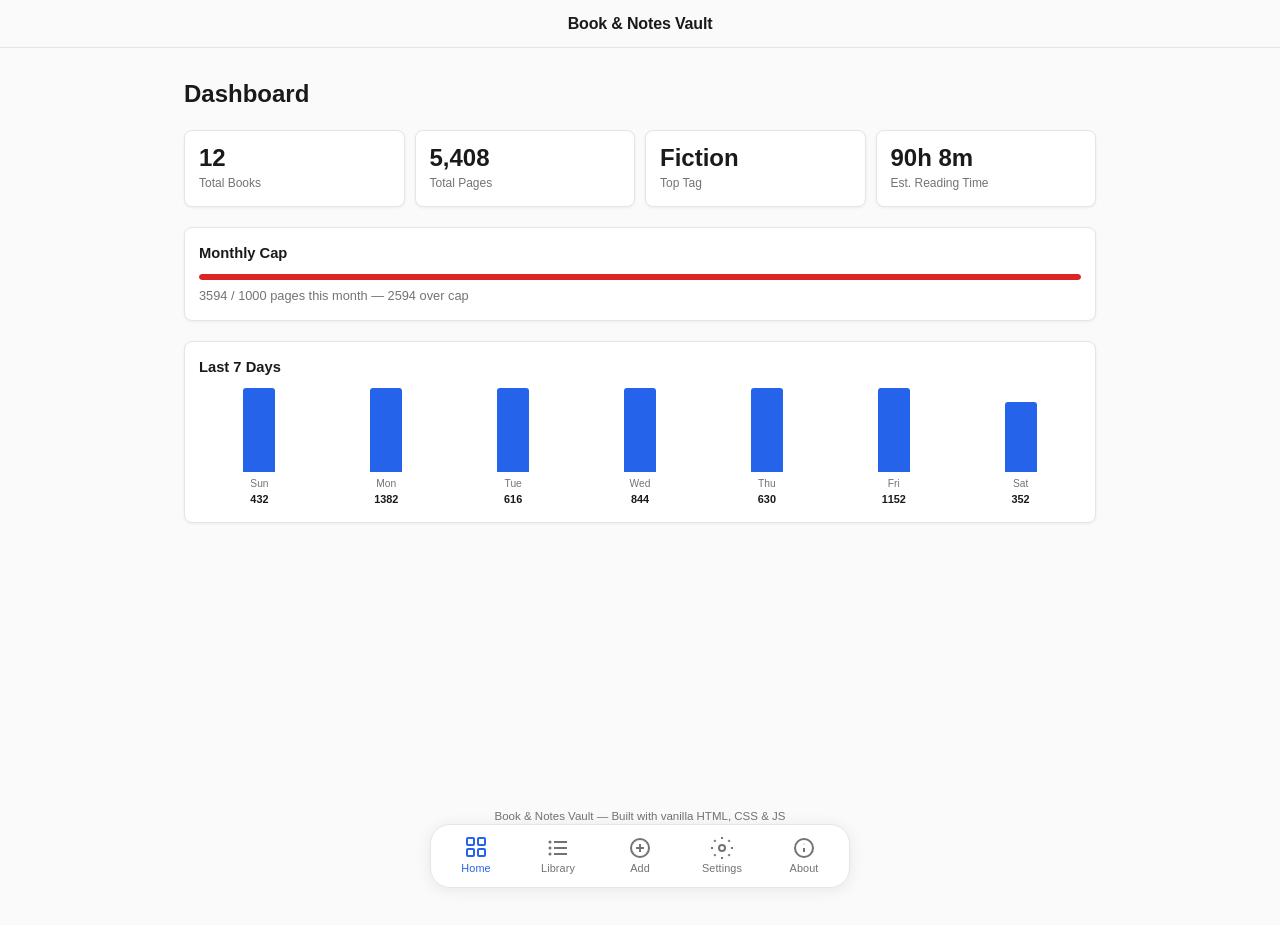
<file: index.html>
<!DOCTYPE html>
<html lang="en">
<head>
  <meta charset="UTF-8">
  <meta name="viewport" content="width=device-width, initial-scale=1.0">
  <title>Book & Notes Vault</title>
  <meta name="description" content="A personal library tracker — track your books, tags, and reading progress.">
  <link rel="stylesheet" href="styles/main.css">
</head>
<body>

  <a href="#main-content" class="skip-link">Skip to content</a>

  <header role="banner">
    <h1>Book & Notes Vault</h1>
  </header>

  <main id="main-content" tabindex="-1">

    <section id="dashboard" aria-labelledby="dashboard-heading">
      <!-- Rendered by ui.js -->
    </section>

    <section id="records" aria-labelledby="records-heading" hidden>
      <!-- Rendered by ui.js -->
    </section>

    <section id="form" aria-labelledby="form-heading" hidden>
      <!-- Rendered by ui.js -->
    </section>

    <section id="settings" aria-labelledby="settings-heading" hidden>
      <!-- Rendered by ui.js -->
    </section>

    <section id="about" aria-labelledby="about-heading" hidden>
      <h2 id="about-heading">About Book &amp; Notes Vault</h2>
      <div class="about-content">
        <p>Book &amp; Notes Vault is a personal library tracker built with vanilla HTML, CSS, and JavaScript.
        Keep track of your books, tag them by category, and monitor your reading progress.</p>
        <h3>Features</h3>
        <ul>
          <li>Add, edit, and delete book records</li>
          <li>Regex-powered live search with match highlighting</li>
          <li>Sort by title, author, pages, or date</li>
          <li>Dashboard with reading stats and 7-day trend</li>
          <li>Monthly pages cap with live progress tracking</li>
          <li>Reading time estimator</li>
          <li>JSON import/export with validation</li>
          <li>Full keyboard accessibility</li>
          <li>Responsive design (mobile, tablet, desktop)</li>
        </ul>
        <h3>Contact</h3>
        <p>Built as a summative assignment for Building Responsive UI.</p>
        <p>GitHub: <a href="https://github.com/terancebana" target="_blank" rel="noopener">@terancebana</a></p>
      </div>
    </section>

  </main>

  <nav class="bottom-nav" role="navigation" aria-label="Main navigation"></nav>

  <footer role="contentinfo">
    <p>Book & Notes Vault — Built with vanilla HTML, CSS &amp; JS</p>
  </footer>

  <script type="module" src="scripts/app.js"></script>
</body>
</html>
</file>
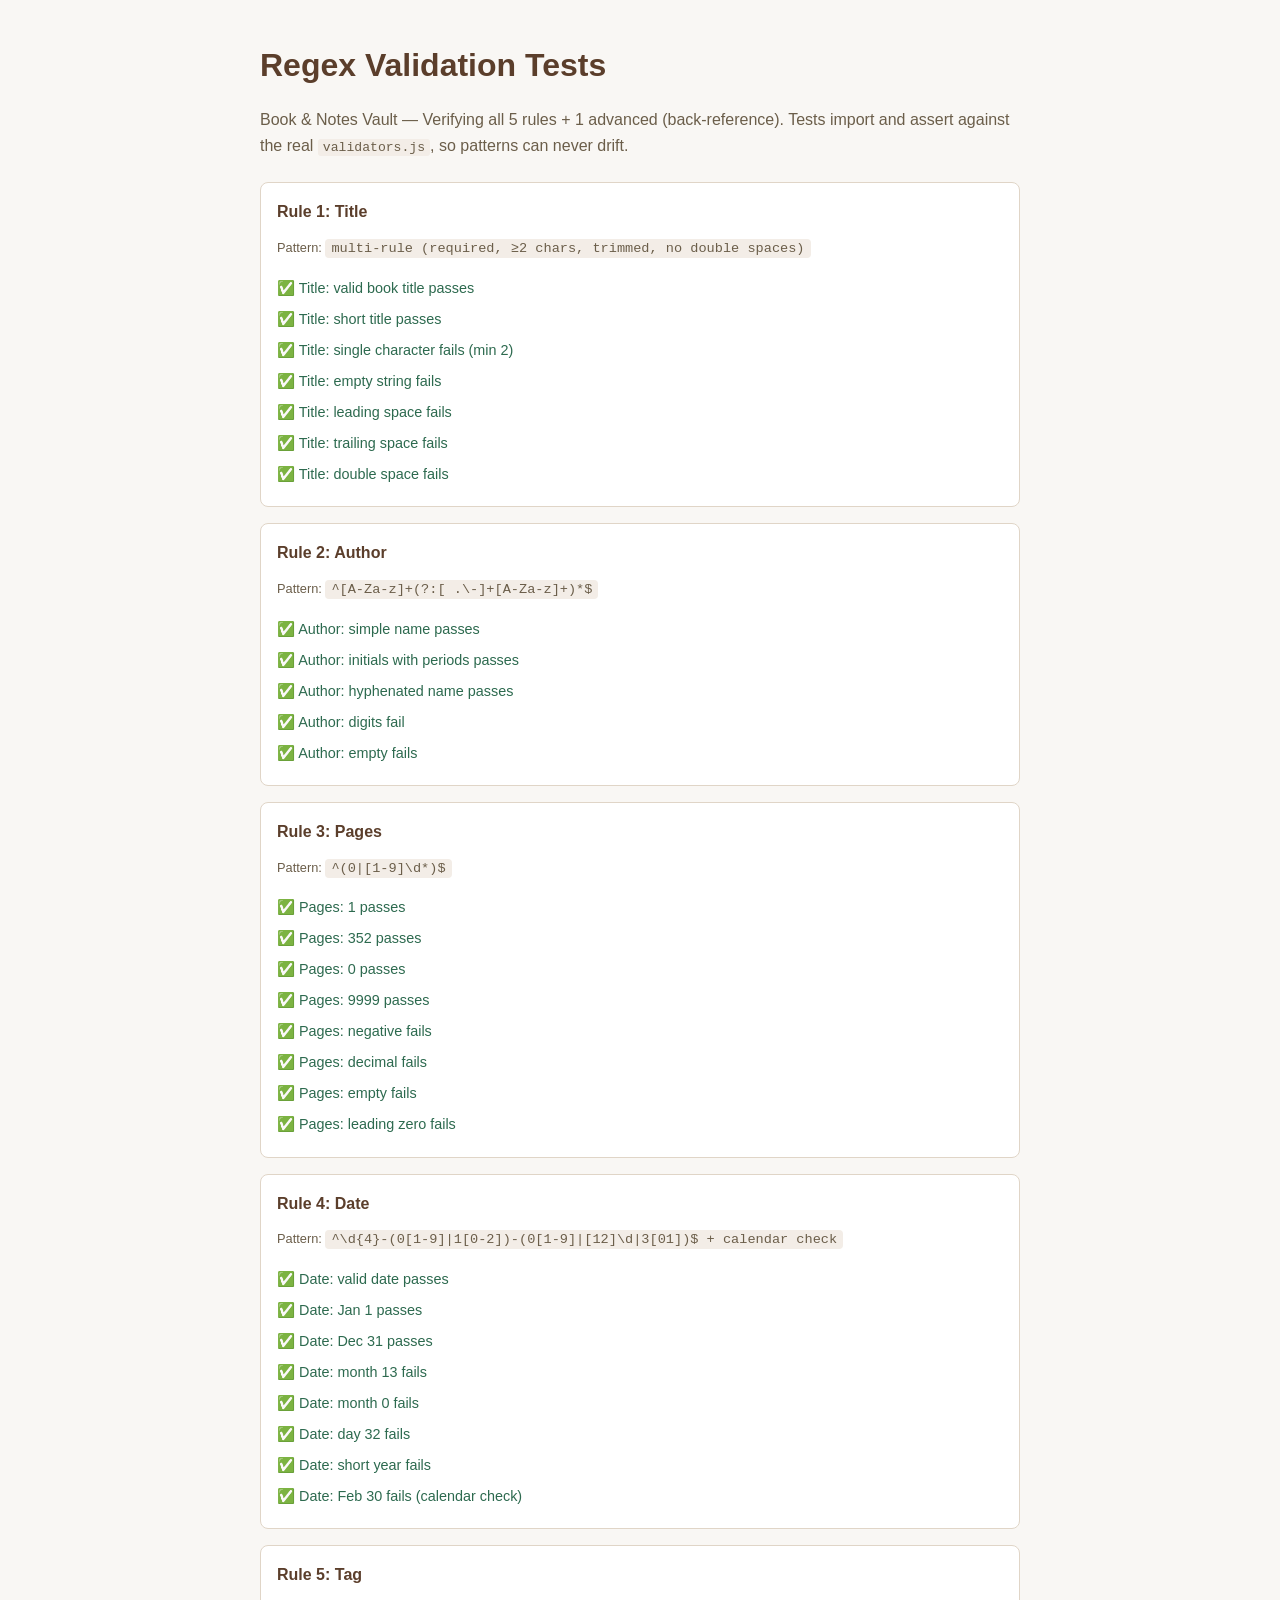
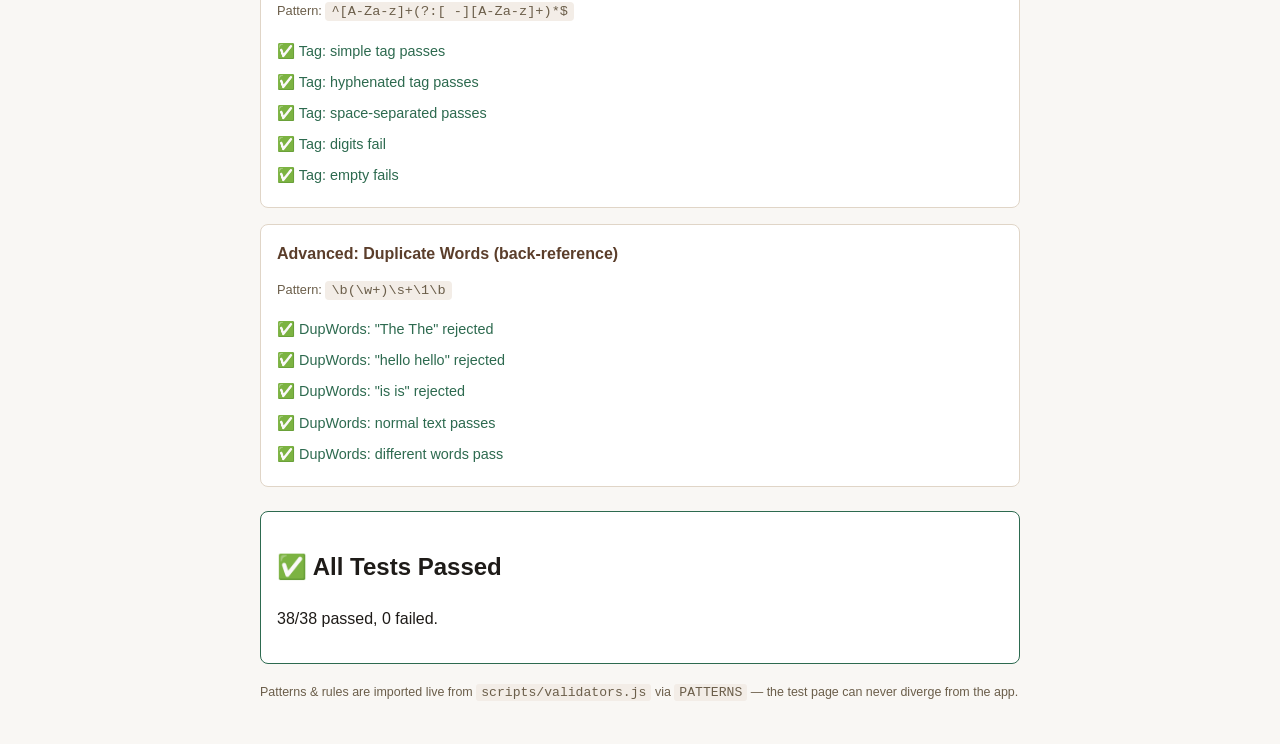
<file: tests.html>
<!DOCTYPE html>
<html lang="en">
<head>
  <meta charset="UTF-8">
  <meta name="viewport" content="width=device-width, initial-scale=1.0">
  <title>Regex Validation Tests — Book & Notes Vault</title>
  <style>
    body {
      font-family: -apple-system, BlinkMacSystemFont, 'Segoe UI', Roboto, sans-serif;
      max-width: 760px;
      margin: 40px auto;
      padding: 0 20px;
      background: #f9f7f4;
      color: #1e1b18;
      line-height: 1.6;
    }
    h1 { color: #5b3e2b; margin-bottom: 8px; }
    p.subtitle { color: #6b5e4a; margin-bottom: 24px; }
    .test-block {
      background: #fff;
      border: 1px solid #e0d5c7;
      border-radius: 8px;
      padding: 16px;
      margin-bottom: 16px;
    }
    .test-block h2 { margin-top: 0; font-size: 1rem; color: #5b3e2b; }
    .pattern { font-family: monospace; background: #f3ede7; padding: 2px 6px; border-radius: 4px; font-size: 0.85rem; word-break: break-all; }
    .pattern-note { color: #6b5e4a; font-size: 0.8rem; }
    .case { padding: 4px 0; font-size: 0.9rem; }
    .pass { color: #2d6a4f; }
    .fail { color: #c0392b; }
    .pass::before { content: '✅ '; }
    .fail::before { content: '❌ '; }
    .summary { background: #fff; border: 1px solid #e0d5c7; border-radius: 8px; padding: 16px; margin-top: 24px; }
    .summary.passed { border-color: #2d6a4f; }
    .summary.failed { border-color: #c0392b; }
    .source-note { font-size: 0.78rem; color: #6b5e4a; margin-top: 18px; }
    code { font-family: monospace; background: #f3ede7; padding: 1px 5px; border-radius: 3px; font-size: 0.82rem; }
    hr { border: none; border-top: 1px solid #e0d5c7; margin: 24px 0; }
  </style>
</head>
<body>
  <h1>Regex Validation Tests</h1>
  <p class="subtitle">Book &amp; Notes Vault — Verifying all 5 rules + 1 advanced (back-reference). Tests import and assert against the real <code>validators.js</code>, so patterns can never drift.</p>

  <div id="results"><p>Loading…</p></div>

  <script type="module">
    // ─── Import the REAL validators & patterns (single source of truth) ──────
    import validators, { PATTERNS } from './scripts/validators.js';

    // ─── Mini test runner ───────────────────────────────────────────────────
    const groups = [];
    let current = null;

    function group(name, patternSrc) {
      current = { name, pattern: patternSrc, tests: [] };
      groups.push(current);
    }

    function check(condition, message) {
      current.tests.push({ pass: !!condition, message });
    }

    function assertValid(fn, value, label) {
      const r = fn(value);
      check(r.valid === true, r.valid ? label : `${label} — validator returned: "${r.message}"`);
    }

    function assertInvalid(fn, value, label) {
      const r = fn(value);
      check(r.valid === false, r.valid ? `${label} — unexpectedly VALID` : label);
    }

    // ─── Rule 1: Title (multi-rule) ─────────────────────────────────────────
    group('Rule 1: Title', 'multi-rule (required, ≥2 chars, trimmed, no double spaces)');
    assertValid(validators.title, 'The Pragmatic Programmer', 'Title: valid book title passes');
    assertValid(validators.title, 'Dune', 'Title: short title passes');
    assertInvalid(validators.title, 'A', 'Title: single character fails (min 2)');
    assertInvalid(validators.title, '', 'Title: empty string fails');
    assertInvalid(validators.title, '  leading', 'Title: leading space fails');
    assertInvalid(validators.title, 'trailing  ', 'Title: trailing space fails');
    assertInvalid(validators.title, 'double  space', 'Title: double space fails');

    // ─── Rule 2: Author ─────────────────────────────────────────────────────
    group('Rule 2: Author', PATTERNS.author.source);
    assertValid(validators.author, 'David Thomas', 'Author: simple name passes');
    assertValid(validators.author, 'J.R.R. Tolkien', 'Author: initials with periods passes');
    assertValid(validators.author, 'Jean-Luc Picard', 'Author: hyphenated name passes');
    assertInvalid(validators.author, 'David123', 'Author: digits fail');
    assertInvalid(validators.author, '', 'Author: empty fails');

    // ─── Rule 3: Pages ──────────────────────────────────────────────────────
    group('Rule 3: Pages', PATTERNS.pages.source);
    assertValid(validators.pages, '1', 'Pages: 1 passes');
    assertValid(validators.pages, '352', 'Pages: 352 passes');
    assertValid(validators.pages, '0', 'Pages: 0 passes');
    assertValid(validators.pages, '9999', 'Pages: 9999 passes');
    assertInvalid(validators.pages, '-5', 'Pages: negative fails');
    assertInvalid(validators.pages, '3.5', 'Pages: decimal fails');
    assertInvalid(validators.pages, '', 'Pages: empty fails');
    assertInvalid(validators.pages, '01', 'Pages: leading zero fails');

    // ─── Rule 4: Date ───────────────────────────────────────────────────────
    group('Rule 4: Date', PATTERNS.date.source + ' + calendar check');
    assertValid(validators.date, '2025-06-15', 'Date: valid date passes');
    assertValid(validators.date, '2025-01-01', 'Date: Jan 1 passes');
    assertValid(validators.date, '2025-12-31', 'Date: Dec 31 passes');
    assertInvalid(validators.date, '2025-13-01', 'Date: month 13 fails');
    assertInvalid(validators.date, '2025-00-01', 'Date: month 0 fails');
    assertInvalid(validators.date, '2025-06-32', 'Date: day 32 fails');
    assertInvalid(validators.date, '25-06-15', 'Date: short year fails');
    assertInvalid(validators.date, '2025-02-30', 'Date: Feb 30 fails (calendar check)');

    // ─── Rule 5: Tag ────────────────────────────────────────────────────────
    group('Rule 5: Tag', PATTERNS.tag.source);
    assertValid(validators.tag, 'Fiction', 'Tag: simple tag passes');
    assertValid(validators.tag, 'Non-Fiction', 'Tag: hyphenated tag passes');
    assertValid(validators.tag, 'Data Science', 'Tag: space-separated passes');
    assertInvalid(validators.tag, '123', 'Tag: digits fail');
    assertInvalid(validators.tag, '', 'Tag: empty fails');

    // ─── Advanced: Duplicate words (back-reference) ─────────────────────────
    group('Advanced: Duplicate Words (back-reference)', PATTERNS.duplicateWords.source);
    assertInvalid(validators.titleNoDuplicates, 'The The Book', 'DupWords: "The The" rejected');
    assertInvalid(validators.titleNoDuplicates, 'hello hello world', 'DupWords: "hello hello" rejected');
    assertInvalid(validators.titleNoDuplicates, 'This is is wrong', 'DupWords: "is is" rejected');
    assertValid(validators.titleNoDuplicates, 'The Book', 'DupWords: normal text passes');
    assertValid(validators.titleNoDuplicates, 'Hello World', 'DupWords: different words pass');

    // ─── Render ─────────────────────────────────────────────────────────────
    const total = groups.reduce((s, g) => s + g.tests.length, 0);
    const failed = groups.reduce((s, g) => s + g.tests.filter((t) => !t.pass).length, 0);
    const passed = total - failed;

    let html = '';
    groups.forEach((g) => {
      html += `<div class="test-block">`;
      html += `<h2>${g.name}</h2>`;
      html += `<p class="pattern-note">Pattern: <code class="pattern">${g.pattern}</code></p>`;
      g.tests.forEach((t) => {
        html += `<div class="case ${t.pass ? 'pass' : 'fail'}">${escapeHTML(t.message)}</div>`;
      });
      html += `</div>`;
    });

    html += `<div class="summary ${failed === 0 ? 'passed' : 'failed'}">`;
    html += `<h2>${failed === 0 ? '✅ All Tests Passed' : '❌ Some Tests Failed'}</h2>`;
    html += `<p>${passed}/${total} passed, ${failed} failed.</p>`;
    html += `</div>`;

    html += `<p class="source-note">Patterns &amp; rules are imported live from <code>scripts/validators.js</code> via <code>PATTERNS</code> — the test page can never diverge from the app.</p>`;

    document.getElementById('results').innerHTML = html;

    // Console summary for quick verification
    console.log(`Validation tests: ${passed}/${total} passed, ${failed} failed.`);

    function escapeHTML(str) {
      const div = document.createElement('div');
      div.textContent = str;
      return div.innerHTML;
    }
  </script>
</body>
</html>
</file>
<file: styles/main.css>
/* ═══════════════════════════════════════════════════════════
   Book & Notes Vault — main.css
   Bottom nav, smooth animations, clean human design
   Mobile-first: 360px → 768px → 1024px
   ═══════════════════════════════════════════════════════════ */

:root {
  --bg: #fafafa;
  --surface: #ffffff;
  --text: #1a1a1a;
  --text-muted: #737373;
  --primary: #2563eb;
  --primary-light: #eff6ff;
  --border: #e5e5e5;
  --border-light: #f0f0f0;
  --danger: #dc2626;
  --danger-light: #fef2f2;
  --success: #16a34a;
  --mark-bg: #fef9c3;
  --font: -apple-system, BlinkMacSystemFont, 'Segoe UI', Roboto, Helvetica, Arial, sans-serif;
  --radius: 6px;
  --radius-lg: 8px;
  --shadow: 0 1px 3px rgba(0,0,0,0.06);
  --nav-h: 64px;
  --header-h: 48px;
  --max-w: 960px;
}

*, *::before, *::after { box-sizing: border-box; margin: 0; padding: 0; }

html { font-size: 16px; scroll-behavior: smooth; }

body {
  font-family: var(--font);
  background: var(--bg);
  color: var(--text);
  line-height: 1.5;
  min-height: 100vh;
  padding-bottom: calc(var(--nav-h) + 16px);
}

/* ─── Skip Link ─────────────────────────────────────── */
.skip-link {
  position: fixed; top: -100px; left: 12px;
  background: var(--primary); color: #fff;
  padding: 8px 16px; border-radius: var(--radius);
  z-index: 1000; font-weight: 500; font-size: 0.85rem;
  transition: top 0.15s;
}
.skip-link:focus { top: 8px; }

/* ─── Header ────────────────────────────────────────── */
header {
  position: sticky; top: 0; z-index: 90;
  background: rgba(250,250,250,0.9);
  backdrop-filter: blur(8px);
  -webkit-backdrop-filter: blur(8px);
  border-bottom: 1px solid var(--border);
  height: var(--header-h);
  display: flex; align-items: center;
  justify-content: center;
}
header h1 {
  font-size: 1rem; font-weight: 600;
  color: var(--text); letter-spacing: -0.01em;
}

/* ─── Main Content ──────────────────────────────────── */
main {
  width: 100%; max-width: var(--max-w);
  margin: 0 auto;
  padding: 20px 16px 24px;
  min-height: calc(100vh - var(--header-h) - var(--nav-h) - 40px);
}
main:focus { outline: none; }

main > section {
  animation: pageIn 0.25s ease;
}
main > section h2 {
  font-size: 1.3rem; font-weight: 600;
  margin-bottom: 18px; color: var(--text);
}
main > section h3 {
  font-size: 0.92rem; font-weight: 600;
  color: var(--text); margin-bottom: 10px;
}

@keyframes pageIn {
  from { opacity: 0; transform: translateY(8px); }
  to { opacity: 1; transform: translateY(0); }
}

/* ─── Bottom Navigation ─────────────────────────────── */
.bottom-nav {
  position: fixed; bottom: 12px; left: 50%; z-index: 100;
  transform: translateX(-50%);
  background: rgba(255,255,255,0.95);
  backdrop-filter: blur(12px);
  -webkit-backdrop-filter: blur(12px);
  border: 1px solid var(--border);
  border-radius: 20px;
  height: var(--nav-h);
  display: flex; justify-content: center; gap: 0;
  padding: 0 4px;
  box-shadow: 0 2px 16px rgba(0,0,0,0.08);
  width: calc(100% - 24px);
  max-width: 420px;
}

.nav-btn {
  flex: 1; max-width: 88px;
  display: flex; flex-direction: column;
  align-items: center; justify-content: center; gap: 2px;
  background: none; border: none;
  color: var(--text-muted); cursor: pointer;
  font-family: var(--font);
  padding: 6px 4px 8px;
  transition: color 0.2s, transform 0.15s;
  -webkit-tap-highlight-color: transparent;
}
.nav-btn:hover { color: var(--text); }
.nav-btn:active { transform: scale(0.92); }
.nav-btn:focus-visible {
  outline: 2px solid var(--primary); outline-offset: -4px;
  border-radius: var(--radius);
}

.nav-btn.active {
  color: var(--primary);
}

.nav-icon {
  width: 22px; height: 22px;
  display: flex; align-items: center; justify-content: center;
  transition: transform 0.2s ease;
}
.nav-btn.active .nav-icon {
  transform: translateY(-1px);
}
.nav-icon svg {
  width: 100%; height: 100%;
}

.nav-label {
  font-size: 0.65rem; font-weight: 500;
  letter-spacing: 0.01em;
}

/* ─── Buttons ───────────────────────────────────────── */
.btn {
  display: inline-flex; align-items: center; justify-content: center;
  gap: 5px; padding: 7px 15px;
  font-size: 0.84rem; font-weight: 500; font-family: var(--font);
  border: 1px solid var(--border); border-radius: var(--radius);
  background: #fff; color: var(--text);
  cursor: pointer;
  transition: background 0.15s, border-color 0.15s, transform 0.1s;
  white-space: nowrap;
}
.btn:hover { background: #f5f5f5; border-color: #d4d4d4; }
.btn:active { transform: scale(0.97); background: #eee; }
.btn:focus-visible { outline: 2px solid var(--primary); outline-offset: 1px; }

.btn-primary { background: var(--primary); color: #fff; border-color: var(--primary); }
.btn-primary:hover { background: #1d4ed8; border-color: #1d4ed8; }

.btn-danger { color: var(--danger); border-color: var(--danger); }
.btn-danger:hover { background: var(--danger-light); }

.btn-sm { padding: 4px 10px; font-size: 0.77rem; }

/* ─── Forms ─────────────────────────────────────────── */
.form-group { margin-bottom: 16px; }
.form-group label {
  display: block; font-weight: 500; margin-bottom: 4px;
  font-size: 0.82rem; color: var(--text);
}
.form-group input,
.form-group select {
  width: 100%; padding: 9px 11px;
  font-size: 0.9rem; font-family: var(--font);
  border: 1px solid var(--border); border-radius: var(--radius);
  background: #fff; color: var(--text);
  transition: border-color 0.15s, box-shadow 0.15s;
}
.form-group input:focus,
.form-group select:focus {
  outline: none; border-color: var(--primary);
  box-shadow: 0 0 0 3px rgba(37,99,235,0.12);
}
.form-group input.error,
.form-group select.error {
  border-color: var(--danger);
  box-shadow: 0 0 0 3px rgba(220,38,38,0.1);
}

.error-msg {
  display: block; color: var(--danger);
  font-size: 0.76rem; margin-top: 3px; min-height: 1.1em;
}

.form-row { display: flex; gap: 12px; }
.form-row .form-group { flex: 1; }
.form-actions { display: flex; gap: 8px; margin-top: 20px; }

.input-narrow {
  width: 120px; padding: 7px 10px; font-size: 0.85rem;
  font-family: var(--font); border: 1px solid var(--border);
  border-radius: var(--radius); background: #fff;
}

/* ─── Stats ─────────────────────────────────────────── */
.stats-grid {
  display: grid; grid-template-columns: 1fr 1fr;
  gap: 10px; margin-bottom: 20px;
}

.stat-card {
  background: #fff; border: 1px solid var(--border);
  border-radius: var(--radius-lg); padding: 14px;
  box-shadow: var(--shadow);
  transition: transform 0.15s, box-shadow 0.15s;
}
.stat-card:hover {
  transform: translateY(-2px);
  box-shadow: 0 4px 12px rgba(0,0,0,0.08);
}

.stat-value {
  display: block; font-size: 1.5rem; font-weight: 600;
  color: var(--text); line-height: 1.1;
}
.stat-label {
  display: block; font-size: 0.75rem; color: var(--text-muted);
  margin-top: 3px;
}

/* ─── Cap ───────────────────────────────────────────── */
.cap-section {
  background: #fff; border: 1px solid var(--border);
  border-radius: var(--radius-lg); padding: 14px;
  margin-bottom: 20px; box-shadow: var(--shadow);
}
.cap-bar {
  height: 6px; background: var(--border-light);
  border-radius: 3px; overflow: hidden; margin-bottom: 6px;
}
.cap-fill {
  height: 100%; background: var(--primary);
  border-radius: 3px;
  transition: width 0.5s ease;
}
.cap-fill.over { background: var(--danger); }
.cap-text { font-size: 0.8rem; color: var(--text-muted); }

/* ─── Chart ─────────────────────────────────────────── */
.chart-section {
  background: #fff; border: 1px solid var(--border);
  border-radius: var(--radius-lg); padding: 14px;
  box-shadow: var(--shadow);
}
.chart-bars {
  display: flex; justify-content: space-between; align-items: flex-end;
  gap: 6px; height: 120px; margin-top: 8px;
}
.chart-bar-wrap {
  flex: 1; display: flex; flex-direction: column;
  align-items: center; justify-content: flex-end; height: 100%;
}
.chart-bar {
  width: 100%; max-width: 32px;
  background: var(--primary);
  border-radius: 3px 3px 0 0;
  transition: height 0.5s ease;
  animation: barGrow 0.5s ease both;
}
.chart-label { font-size: 0.64rem; color: var(--text-muted); margin-top: 4px; }
.chart-val { font-size: 0.68rem; font-weight: 600; }

@keyframes barGrow {
  from { height: 0; opacity: 0; }
  to { opacity: 1; }
}

/* ─── Records Toolbar ───────────────────────────────── */
.records-toolbar {
  display: flex; flex-wrap: wrap; gap: 8px;
  margin-bottom: 14px; align-items: center;
}
.search-wrap { display: flex; flex: 1; min-width: 160px; }
.search-wrap input {
  flex: 1; padding: 7px 10px; font-size: 0.84rem;
  font-family: var(--font); border: 1px solid var(--border);
  border-radius: var(--radius) 0 0 var(--radius); background: #fff;
}
.search-wrap input:focus {
  outline: none; border-color: var(--primary);
  box-shadow: 0 0 0 3px rgba(37,99,235,0.12);
}
.search-wrap button { border-radius: 0 var(--radius) var(--radius) 0; border-left: none; }
.sort-controls { display: flex; gap: 3px; }
.sort-controls select {
  padding: 6px 8px; font-size: 0.8rem;
  font-family: var(--font); border: 1px solid var(--border);
  border-radius: var(--radius); background: #fff; color: var(--text);
  cursor: pointer;
}

/* ─── Cards (mobile) ────────────────────────────────── */
.cards-grid { display: grid; grid-template-columns: 1fr; gap: 10px; }

.record-card {
  background: #fff; border: 1px solid var(--border);
  border-radius: var(--radius-lg); padding: 14px;
  box-shadow: var(--shadow);
  transition: transform 0.15s, box-shadow 0.15s;
  animation: cardIn 0.3s ease both;
}
.record-card:hover { transform: translateY(-1px); box-shadow: 0 4px 12px rgba(0,0,0,0.08); }
.record-card:focus-within {
  box-shadow: 0 0 0 2px var(--primary);
}

@keyframes cardIn {
  from { opacity: 0; transform: translateY(6px); }
  to { opacity: 1; transform: translateY(0); }
}

.card-title { font-size: 0.93rem; font-weight: 600; margin-bottom: 2px; }
.card-author { font-size: 0.78rem; color: var(--text-muted); margin-bottom: 8px; }
.card-meta {
  display: flex; flex-wrap: wrap; gap: 6px;
  font-size: 0.74rem; color: var(--text-muted); align-items: center;
}
.badge {
  font-size: 0.82rem;
}
.card-actions { display: flex; gap: 6px; margin-top: 12px; }

/* ─── Table ─────────────────────────────────────────── */
.table-wrap {
  background: #fff; border: 1px solid var(--border);
  border-radius: var(--radius-lg); overflow: hidden;
  box-shadow: var(--shadow);
}
.table-header {
  display: flex; background: #fafafa;
  font-weight: 600; font-size: 0.72rem;
  color: var(--text-muted);
  border-bottom: 1px solid var(--border);
}
.table-header span { padding: 9px 10px; flex: 1; }
.table-header span:first-child { flex: 2.5; }
.table-header span:last-child { flex: 1.3; }

.table-row {
  display: flex; border-bottom: 1px solid var(--border-light);
  font-size: 0.84rem;
  transition: background 0.1s;
}
.table-row:last-child { border-bottom: none; }
.table-row:hover { background: #fafafa; }
.table-row span { padding: 9px 10px; flex: 1; display: flex; align-items: center; }
.table-row span:first-child { flex: 2.5; font-weight: 500; }
.table-row span:last-child { flex: 1.3; }
.cell-actions { gap: 4px; }

/* ─── Empty State ───────────────────────────────────── */
.empty-state {
  text-align: center; padding: 44px 20px;
  color: var(--text-muted); font-size: 0.88rem;
  background: #fff; border: 1px dashed var(--border);
  border-radius: var(--radius-lg);
}

/* ─── Settings ──────────────────────────────────────── */
.settings-block {
  background: #fff; border: 1px solid var(--border);
  border-radius: var(--radius-lg); padding: 16px;
  margin-bottom: 12px; box-shadow: var(--shadow);
}
.help-text { font-size: 0.8rem; color: var(--text-muted); margin-bottom: 8px; }

.tags-list { display: flex; flex-wrap: wrap; gap: 6px; margin-bottom: 8px; }
.tag-chip {
  display: inline-flex; align-items: center; gap: 4px;
  color: var(--primary);
  padding: 3px 0;
  font-size: 0.82rem; font-weight: 500;
}
.tag-remove {
  background: none; border: none; color: var(--text-muted);
  cursor: pointer; font-size: 1rem; line-height: 1; padding: 0;
}
.tag-remove:hover { color: var(--danger); }

.add-tag-row { display: flex; gap: 6px; align-items: center; }
.add-tag-row input {
  padding: 6px 9px; font-size: 0.82rem;
  font-family: var(--font); border: 1px solid var(--border);
  border-radius: var(--radius);
}

.btn-row { display: flex; flex-wrap: wrap; gap: 8px; }

/* ─── About ─────────────────────────────────────────── */
.about-content {
  background: #fff; border: 1px solid var(--border);
  border-radius: var(--radius-lg); padding: 20px;
  box-shadow: var(--shadow);
}
.about-content p { font-size: 0.88rem; color: var(--text-muted); margin-bottom: 10px; }
.about-content h3 { font-size: 0.86rem; margin: 16px 0 6px; }
.about-content ul { padding-left: 18px; font-size: 0.84rem; color: var(--text-muted); }
.about-content li { margin-bottom: 3px; }
.about-content a { color: var(--primary); text-decoration: none; }
.about-content a:hover { text-decoration: underline; }

/* ─── Modal ─────────────────────────────────────────── */
.modal-overlay {
  position: fixed; inset: 0;
  background: rgba(0,0,0,0.3);
  display: flex; align-items: center; justify-content: center;
  z-index: 500;
  animation: fadeIn 0.15s ease;
}
.modal-box {
  background: #fff; border-radius: var(--radius-lg);
  padding: 22px; max-width: 380px; width: 90%;
  box-shadow: 0 8px 30px rgba(0,0,0,0.12);
  animation: modalIn 0.2s ease;
}
.modal-box p { margin-bottom: 14px; font-size: 0.88rem; }
.modal-actions { display: flex; gap: 8px; justify-content: flex-end; }

@keyframes fadeIn { from { opacity: 0; } to { opacity: 1; } }
@keyframes modalIn {
  from { transform: scale(0.95) translateY(8px); opacity: 0; }
  to { transform: scale(1) translateY(0); opacity: 1; }
}

/* ─── Toast ─────────────────────────────────────────── */
.toast {
  position: fixed; bottom: calc(var(--nav-h) + 16px); left: 50%;
  transform: translateX(-50%);
  padding: 9px 20px; border-radius: 20px;
  font-size: 0.82rem; font-weight: 500; z-index: 600;
  box-shadow: 0 4px 16px rgba(0,0,0,0.1);
  animation: toastIn 0.3s ease;
}
.toast-success { background: var(--success); color: #fff; }
.toast-error { background: var(--danger); color: #fff; }
.toast-info { background: #333; color: #fff; }

@keyframes toastIn {
  from { transform: translateX(-50%) translateY(12px); opacity: 0; }
  to { transform: translateX(-50%) translateY(0); opacity: 1; }
}

/* ─── mark ──────────────────────────────────────────── */
mark {
  background: var(--mark-bg); color: var(--text);
  padding: 0 2px; border-radius: 2px;
}

/* ─── Utility ───────────────────────────────────────── */
.sr-only {
  position: absolute; width: 1px; height: 1px;
  padding: 0; margin: -1px; overflow: hidden;
  clip: rect(0,0,0,0); border: 0;
}

/* ─── Footer ────────────────────────────────────────── */
footer {
  text-align: center; padding: 12px 16px 20px;
  font-size: 0.72rem; color: var(--text-muted);
}

/* ═════════════════════════════════════════════════════
   Tablet: ≥ 768px
   ═════════════════════════════════════════════════════ */
@media (min-width: 768px) {
  main { padding: 24px 20px 32px; }
  main > section h2 { font-size: 1.4rem; }
  .stats-grid { grid-template-columns: repeat(4, 1fr); }
  .cards-grid { grid-template-columns: repeat(2, 1fr); }
  .bottom-nav { max-width: 420px; }

  .nav-btn { max-width: 100px; }
  .nav-icon { width: 24px; height: 24px; }
  .nav-label { font-size: 0.68rem; }
}

/* ═════════════════════════════════════════════════════
   Desktop: ≥ 1024px
   ═════════════════════════════════════════════════════ */
@media (min-width: 1024px) {
  main { padding: 28px 24px 36px; }
  main > section h2 { font-size: 1.5rem; }
  .cards-grid { grid-template-columns: repeat(3, 1fr); }
}
</file>
